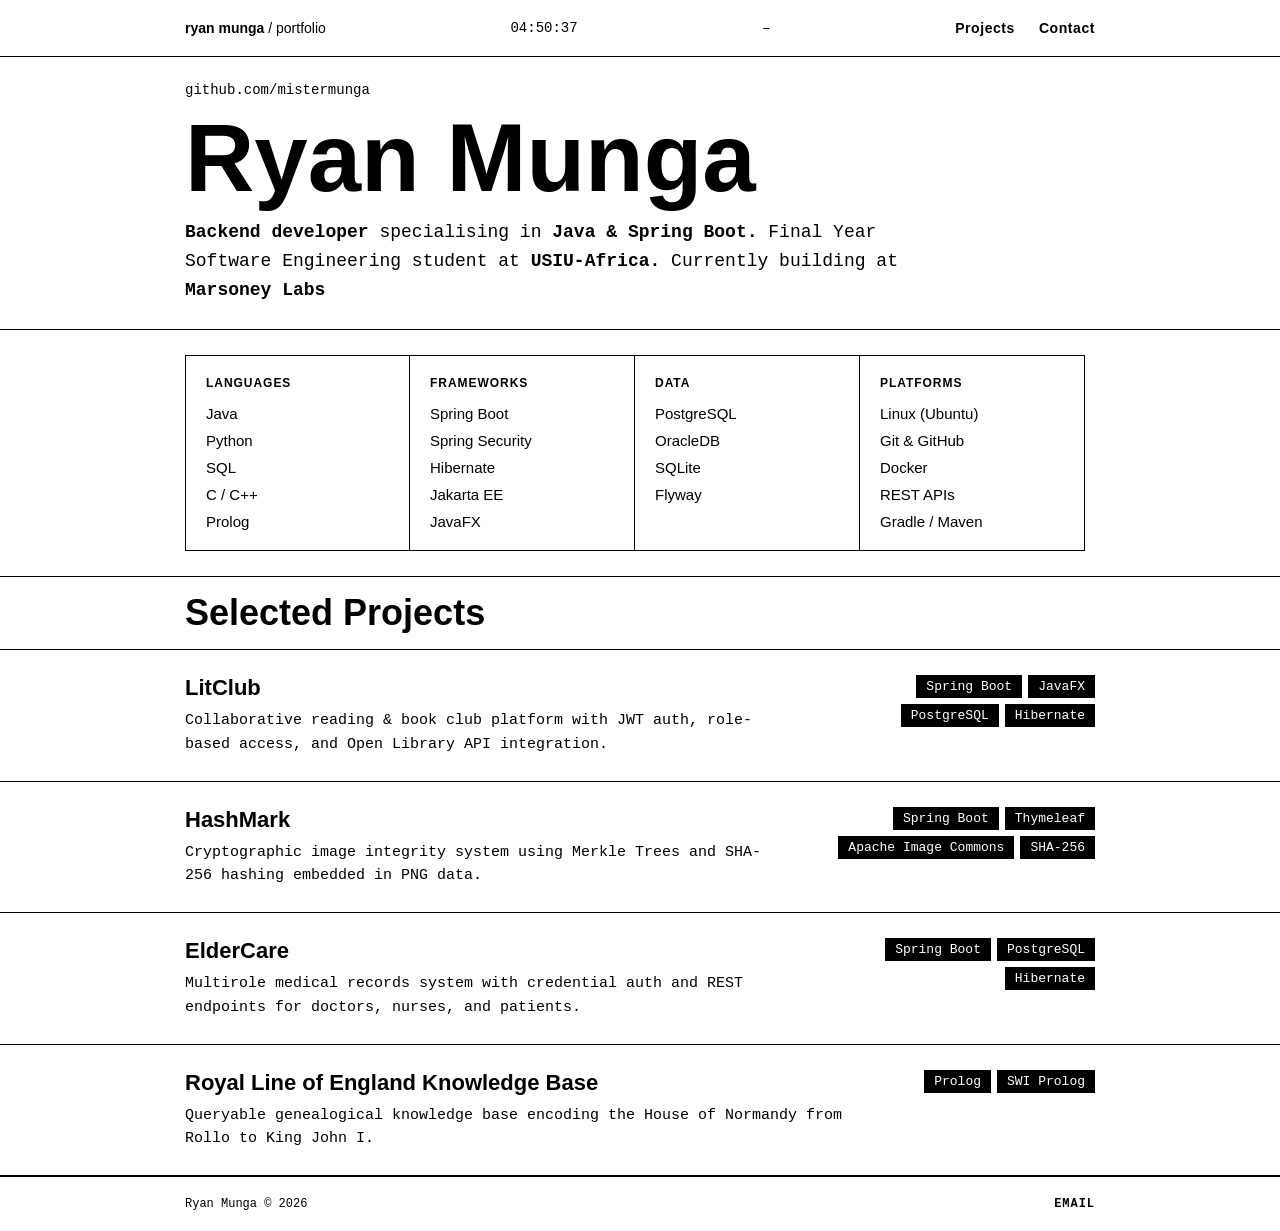
<file: index.html>
<!DOCTYPE html>
<html lang="en">
    <head>
        <meta charset="UTF-8"/>
        <meta name="viewport" content="width=device-width, initial-scale=1.0"/>
        <title>Ryan Munga</title>
        <link rel="stylesheet" href="index-styles.css">
        <link rel="preconnect" href="https://fonts.cdnfonts.com">
        <link href="https://fonts.cdnfonts.com/css/ibm-plex-sans" rel="stylesheet">
        <link href="https://fonts.cdnfonts.com/css/ibm-plex-mono" rel="stylesheet">

        <script src="script.js" defer></script>
    </head>
    <body>
        <header>
            <div class = "container">
                <div class="header-title">
                    <strong>ryan munga</strong> <span>/ portfolio</span>
                </div>
                <div id="clock"></div>
                <div id="weather"></div>
                <nav>
                    <a href="#projects-section">Projects</a>
                    <a href="mailto:ryan.munga.njeru@gmail.com">Contact</a>
                </nav>
            </div>
        </header>
        <main>
            <!-- hero section -->
            <section id="bio">
                <div class = "container">
                    <a href="https://github.com/mistermunga" class="tagline-link">github.com/mistermunga</a>
                    <h1>Ryan Munga</h1>
                    <p>Backend developer <span>specialising in</span> Java &amp; Spring Boot. <span>Final Year Software Engineering student at</span> USIU-Africa. <span>Currently building at</span> Marsoney Labs</p>
                </div>
            </section>
            <!-- Skills grid -->
            <section id="skills-section">
                <div class = "container">
                    <div class="skills-container">
                        <h4>LANGUAGES</h4>
                        <ul>
                            <li>Java</li>
                            <li>Python</li>
                            <li>SQL</li>
                            <li>C / C++</li>
                            <li>Prolog</li>
                        </ul>
                    </div>
                    <div class="skills-container">
                        <h4>FRAMEWORKS</h4>
                        <ul>
                            <li>Spring Boot</li>
                            <li>Spring Security</li>
                            <li>Hibernate</li>
                            <li>Jakarta EE</li>
                            <li>JavaFX</li>
                        </ul>
                    </div>
                    <div class="skills-container">
                        <h4>DATA</h4>
                        <ul>
                            <li>PostgreSQL</li>
                            <li>OracleDB</li>
                            <li>SQLite</li>
                            <li>Flyway</li>
                        </ul>
                    </div>
                    <div class="skills-container">
                        <h4>PLATFORMS</h4>
                        <ul>
                            <li>Linux (Ubuntu)</li>
                            <li>Git &amp; GitHub</li>
                            <li>Docker</li>
                            <li>REST APIs</li>
                            <li>Gradle / Maven</li>
                        </ul>
                    </div>
                </div>
            </section>
            <!-- Projects section -->
            <section id="projects-section">
                <div class="projects-title">
                    <div class = "container">
                        <h2>Selected Projects</h2>
                    </div>
                </div>
                <div class="project-card">
                    <div class="container">
                        <div class="project-description">
                            <h3><a href="https://github.com/mistermunga/LitClub">LitClub</a></h3>
                            <p>Collaborative reading &amp; book club platform  with JWT auth, role-based access, and Open Library API integration.</p>
                        </div>
                        <div class="project-technologies">
                            <span>
                                <span>Spring Boot</span>
                                <span>JavaFX</span>
                                <span>PostgreSQL</span>
                                <span>Hibernate</span>
                            </span>
                        </div>
                    </div>
                </div>
                <div class="project-card">
                    <div class="container">
                        <div class="project-description">
                            <h3><a href="https://github.com/mistermunga/Hashmark">HashMark</a></h3>
                            <p>Cryptographic image integrity system using Merkle Trees and SHA-256 hashing embedded in PNG data.</p>
                        </div>
                        <div class="project-technologies">
                            <span>
                                <span>Spring Boot</span>
                                <span>Thymeleaf</span>
                                <span>Apache Image Commons</span>
                                <span>SHA-256</span>
                            </span>
                        </div>
                    </div>
                </div>
                <div class="project-card">
                    <div class="container">
                        <div class="project-description">
                            <h3><a href="https://github.com/mistermunga/ElderCare">ElderCare</a></h3>
                            <p>Multirole medical records system with credential auth and REST endpoints for doctors, nurses, and patients.</p>
                        </div>
                        <div class="project-technologies">
                            <span>
                                <span>Spring Boot</span>
                                <span>PostgreSQL</span>
                                <span>Hibernate</span>
                            </span>
                        </div>
                    </div>
                </div>
                <div class="project-card">
                    <div class="container">
                        <div class="project-description">
                            <h3><a href="https://github.com/mistermunga/Royal-Line-of-England-KB">Royal Line of England Knowledge Base</a></h3>
                            <p>Queryable genealogical knowledge base encoding the House of Normandy from Rollo to King John I.</p>
                        </div>
                        <div class="project-technologies">
                            <span>
                                <span>Prolog</span>
                                <span>SWI Prolog</span>
                            </span>
                        </div>
                    </div>
                </div>
            </section>
        </main>
        <footer>
            <div class = "container">
                <span>Ryan Munga &copy; 2026</span>
            <span><a href="mailto:ryan.munga.njeru@gmail.com">EMAIL</a></span>
            </div>
        </footer>
    </body>
</html>
</file>
<file: index-styles.css>
/* Styling for the Index Page */

* {
    box-sizing: border-box;
    margin: 0;
    padding: 0;
}

body {
    font-family: "IBM Plex Mono", monospace;
    font-size: 16px;
}

h1, h2, h3, h4, .header-title, li {
    font-family: "IBM Plex Sans", sans-serif;
}

strong {
    font-weight: bold;
}


/* === Layout Container === */

.container {
    max-width: 960px;
    margin: 0 auto;
    padding: 0 25px;
}


/* === Header === */

header {
    font-size: 14px;
    font-weight: lighter;
    border-bottom: black 1px solid;
}

header .container {
    display: flex;
    justify-content: space-between;
    align-items: center;
    padding-top: 20px;
    padding-bottom: 20px;
}

nav {
    font-weight: normal;
    display: flex;
    gap: 24px;
}

nav a {
    text-decoration: none;
    color: black;
    font-family: "IBM Plex Sans", sans-serif;
    font-size: 14px;
    font-weight: bold;
    letter-spacing: 0.04em;
}

nav a:hover {
    text-decoration: underline;
}

.header-title {
    font-size: 14px;
}

.header-title span {
    font-weight: lighter;
}


/* === Hero === */

h1 {
    font-weight: bolder;
    font-size: 96px;
    line-height: 1;
    margin: 12px 0;
}

#bio {
    font-size: 18px;
    border-bottom: black 1px solid;
}

#bio .container {
    padding-top: 25px;
    padding-bottom: 25px;
}

#bio p span {
    opacity: 0;
    transition: opacity 0.8s ease;
    font-weight: normal;
}

#bio p span.text-visible {
    opacity: 1;
}

.tagline-link {
    font-family: "IBM Plex Mono", monospace;
    font-weight: lighter;
    font-size: 14px;
    color: black;
    text-decoration: none;
    display: block;
    margin-bottom: 4px;
}

.tagline-link:hover {
    text-decoration: underline;
}

#bio p {
    font-size: 18px;
    line-height: 1.6;
    max-width: 720px;
    font-weight: bold;
}


/* === Skills === */

#skills-section {
    font-size: 16px;
    border-bottom: black 1px solid;
}

#skills-section .container {
    display: flex;
    padding-top: 25px;
    padding-bottom: 25px;
    gap: 0;
}

.skills-container {
    border: black 1px solid;
    padding: 20px;
    width: 225px;
}

.skills-container + .skills-container {
    border-left: none;
}

h4 {
    font-size: 12px;
    font-weight: bold;
    letter-spacing: 0.08em;
    padding-bottom: 15px;
}

li {
    margin-bottom: 10px;
    font-family: "IBM Plex Sans", sans-serif;
    font-size: 15px;
}

li:last-child {
    margin-bottom: 0;
}

ul {
    list-style-type: none;
}


/* === Projects === */

#projects-section {
    font-size: 16px;
}

.projects-title {
    border-bottom: black 1px solid;
}

.projects-title .container {
    padding-top: 15px;
    padding-bottom: 15px;
}

h2 {
    font-size: 36px;
    font-weight: bold;
}

h3 {
    font-size: 22px;
    font-weight: bold;
    margin-bottom: 8px;
}

h3 a {
    color: black;
    text-decoration: none;
}

h3 a:hover {
    text-decoration: underline;
}

.project-card {
    border-bottom: black 1px solid;
}

.project-card .container {
    display: flex;
    justify-content: space-between;
    align-items: flex-start;
    gap: 40px;
    padding-top: 25px;
    padding-bottom: 25px;
}

.project-description {
    flex: 1;
}

.project-description p {
    font-size: 15px;
    line-height: 1.55;
    color: black;
}

.project-technologies {
    display: flex;
    flex-shrink: 0;
    align-items: flex-start;
}

.project-technologies > span {
    display: flex;
    flex-wrap: wrap;
    justify-content: flex-end;
    gap: 6px;
    max-width: 280px;
}

.project-technologies span span {
    font-family: "IBM Plex Mono", monospace;
    font-size: 13px;
    background-color: black;
    color: white;
    padding: 4px 10px;
    white-space: nowrap;
}


/* === Footer === */

footer {
    font-size: 12px;
    font-weight: lighter;
    border-top: black 1px solid;
    font-family: "IBM Plex Mono", monospace;
}

footer .container {
    display: flex;
    justify-content: space-between;
    align-items: center;
    padding-top: 20px;
    padding-bottom: 20px;
}

footer a {
    color: black;
    text-decoration: none;
    font-weight: bold;
    letter-spacing: 0.08em;
}

footer a:hover {
    text-decoration: underline;
}
</file>
